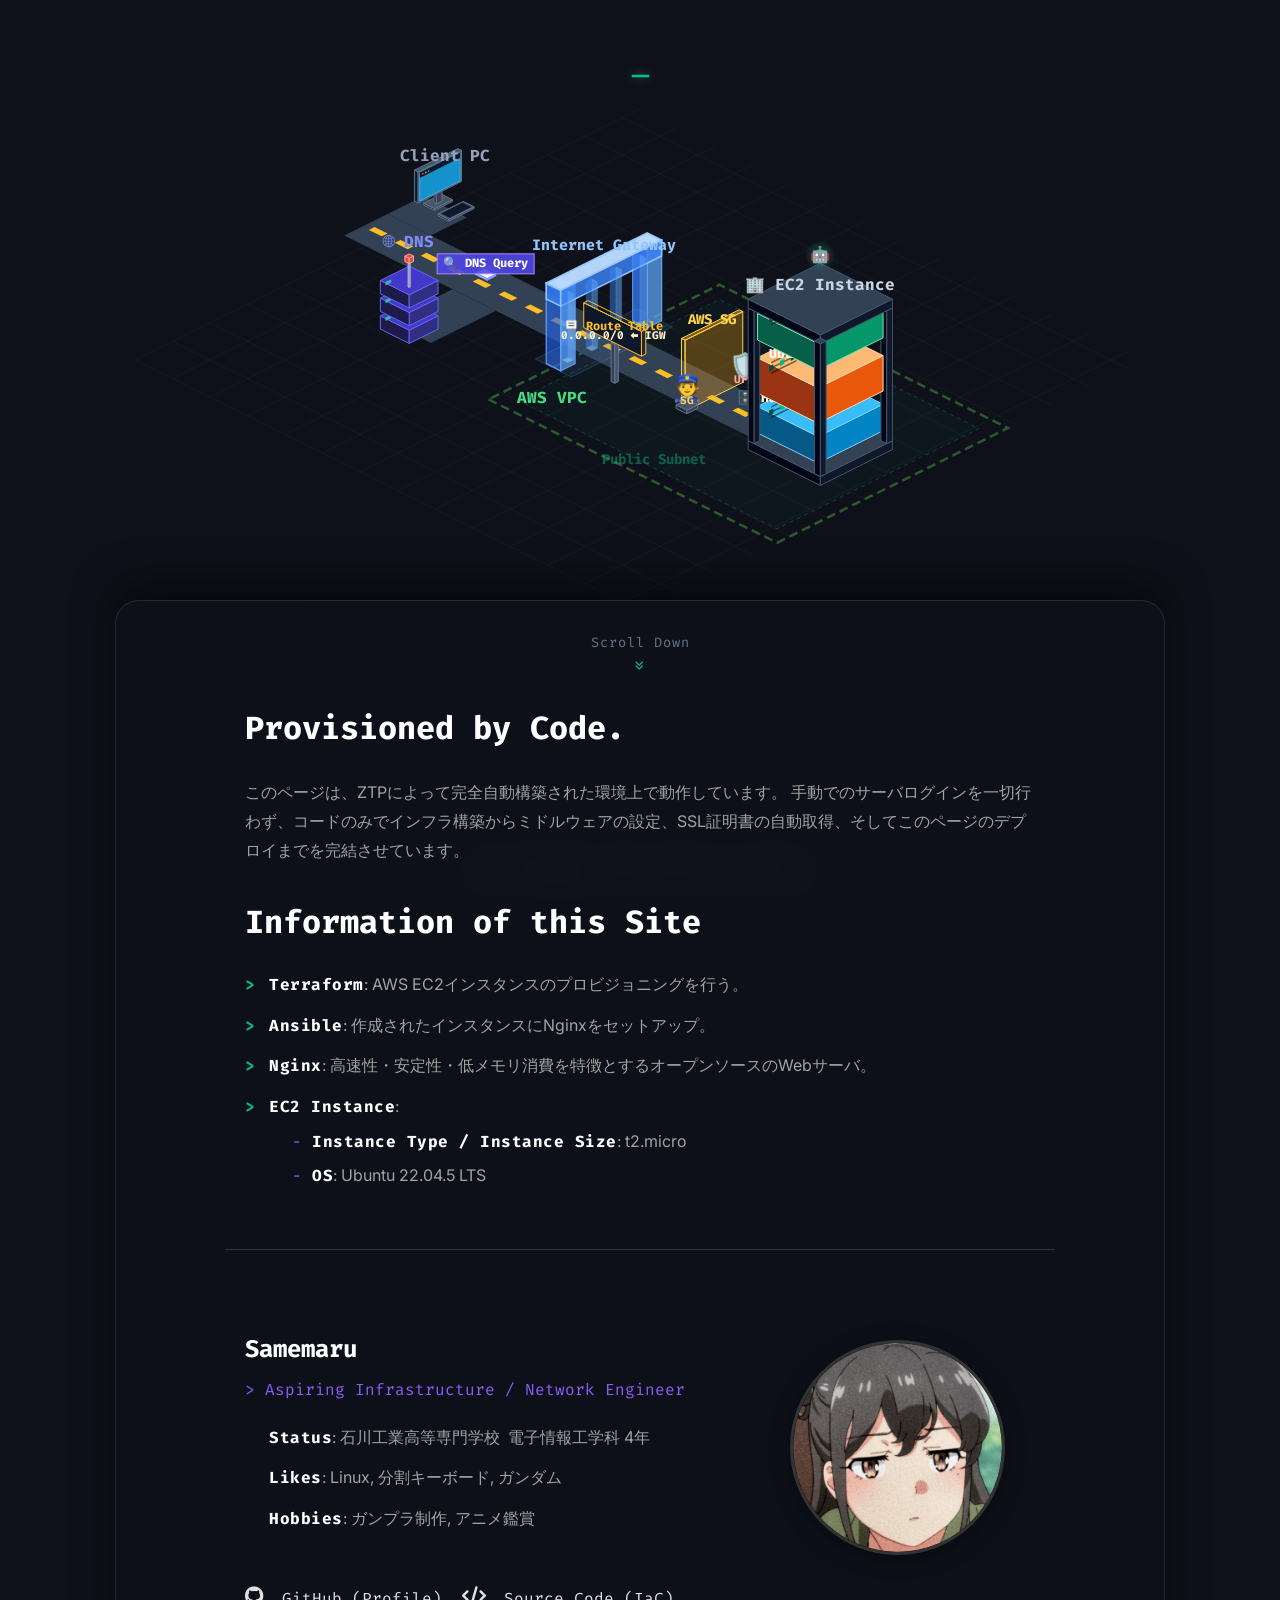
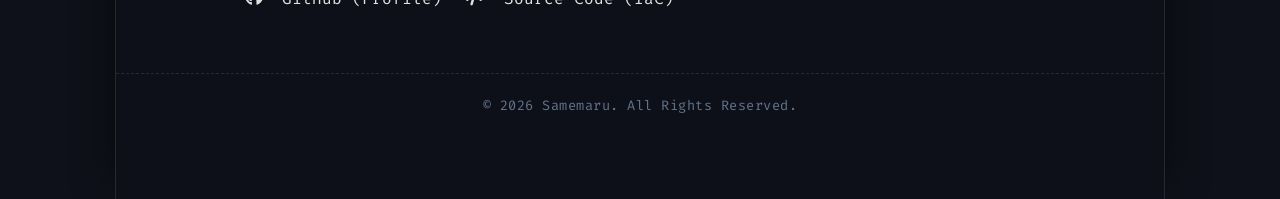
<file: web/index.html>
<!doctype html>
<html lang="ja">
    <head>
        <meta charset="UTF-8" />
        <meta name="viewport" content="width=device-width, initial-scale=1.0" />
        <title>samemaru.me | Infrastructure Town</title>

        <meta
            name="description"
            content="TerraformとAnsibleによる完全自動構築プロセスの完了を証明する、aws-secure-iacプロジェクトの展開検証用デモページです。"
        />

        <meta
            property="og:title"
            content="aws-secure-iac | Infrastructure Deployment Demo"
        />
        <meta
            property="og:description"
            content="コードによってプロビジョニングされたインフラの稼働状態を、3Dビジュアライゼーションで確認できます。"
        />
        <meta
            property="og:image"
            content="https://samemaru.me/assets/og-image.png"
        />

        <meta
            name="twitter:title"
            content="aws-secure-iac | Infrastructure Deployment Demo"
        />
        <meta
            name="twitter:description"
            content="手動操作を一切排除したZTPの実行結果デモ。"
        />

        <link
            rel="stylesheet"
            href="https://cdnjs.cloudflare.com/ajax/libs/font-awesome/6.4.0/css/all.min.css"
        />
        <link
            href="https://fonts.googleapis.com/css2?family=Fira+Code:wght@400;600&family=Inter:wght@300;400;700&display=swap"
            rel="stylesheet"
        />
        <link rel="icon" href="./assets/favicon.ico" type="image/x-icon" />
        <link rel="apple-touch-icon" href="./assets/apple-touch-icon.png" />
        <link rel="stylesheet" href="./css/style.css" />
    </head>
    <body>
        <div id="boot-screen"><div id="log-container"></div></div>
        <div id="top-terminal">
            <span id="typewriter-text"></span><span class="cursor">_</span>
        </div>
        <div id="canvas-container">
            <canvas id="c"></canvas>
            <div id="hint">ドラッグで回転 | スクロールでズームイン/アウト</div>
        </div>

        <div id="content-section">
            <div class="scroll-indicator">
                <span>Scroll Down</span>
                <i class="fa-solid fa-angles-down"></i>
            </div>
            <div class="section">
                <h2>Provisioned by Code.</h2>
                <p>
                    このページは、ZTPによって完全自動構築された環境上で動作しています。
                    手動でのサーバログインを一切行わず、コードのみでインフラ構築からミドルウェアの設定、SSL証明書の自動取得、そしてこのページのデプロイまでを完結させています。
                </p>

                <h2>Information of this Site</h2>
                <ul>
                    <li>
                        <strong>Terraform</strong>: AWS
                        EC2インスタンスのプロビジョニングを行う。
                    </li>
                    <li>
                        <strong>Ansible</strong>:
                        作成されたインスタンスにNginxをセットアップ。
                    </li>
                    <li>
                        <strong>Nginx</strong>:
                        高速性・安定性・低メモリ消費を特徴とするオープンソースのWebサーバ。
                    </li>
                    <li>
                        <strong>EC2 Instance</strong>:
                        <ul class="ul-indent">
                            <li>
                                &ensp;<strong
                                    >Instance Type / Instance Size</strong
                                >: t2.micro
                            </li>
                            <li>
                                &ensp;<strong>OS</strong>: Ubuntu 22.04.5 LTS
                            </li>
                        </ul>
                    </li>
                </ul>
            </div>
            <div class="section profile-section">
                <div class="profile-info">
                    <div class="bio">
                        <h2>Samemaru</h2>
                        <p>> Aspiring Infrastructure / Network Engineer</p>
                        <ul>
                            <li>
                                <strong>Status</strong>:
                                石川工業高等専門学校&nbsp; 電子情報工学科 4年
                            </li>
                            <li>
                                <strong>Likes</strong>: Linux, 分割キーボード,
                                ガンダム
                            </li>
                            <li>
                                <strong>Hobbies</strong>: ガンプラ制作,
                                アニメ鑑賞
                            </li>
                        </ul>
                    </div>

                    <img
                        src="./assets/profile.png"
                        alt="Samemaru Profile"
                        class="profile-img"
                    />
                </div>

                <div class="links">
                    <a href="https://github.com/Samemaru07" target="_blank">
                        <i class="fa-brands fa-github"></i> GitHub (Profile)
                    </a>
                    <a
                        href="https://github.com/Samemaru07/aws-secure-iac"
                        target="_blank"
                    >
                        <i class="fa-solid fa-code"></i> Source Code (IaC)
                    </a>
                </div>
            </div>
            <div class="section profiloe-section"></div>
            <div class="copyright">
                &copy; 2026 Samemaru. All Rights Reserved.
            </div>
        </div>
        <script src="./js/main.js"></script>
    </body>
</html>
</file>
<file: web/css/style.css>
* {
    margin: 0;
    padding: 0;
    box-sizing: border-box;
}
body {
    background: #0f111a;
    overflow-x: hidden;
    font-family: "Fira Code", "Courier New", monospace;
    width: 100%;
}

#boot-screen {
    position: fixed;
    inset: 0;
    background: #000;
    display: flex;
    flex-direction: column;
    justify-content: center;
    align-items: center;
    padding: 40px;
    z-index: 9999;
    transition: opacity 0.6s ease;
}

#log-container {
    width: 100%;
    max-width: 500px;
}
.log-line {
    font-size: 16px;
    margin: 6px 0;
    opacity: 0;
    transition: opacity 0.15s;
    color: #10b981;
    font-weight: bold;
}
.log-cute {
    color: #f472b6;
}
canvas {
    display: block;
    cursor: grab;
}
canvas:active {
    cursor: grabbing;
}
#hint {
    position: fixed;
    bottom: 20px;
    left: 50%;
    transform: translateX(-50%);
    color: #666;
    font-size: 14px;
    pointer-events: none;
    white-space: nowrap;
    font-family: "Fira Code", monospace;
    font-weight: 600;
}

#top-terminal {
    position: fixed;
    top: 35px;
    left: 0;
    width: 100%;
    transform: none;

    z-index: 5;
    color: #10b981;
    pointer-events: none;
    text-shadow: 0 0 8px rgba(16, 185, 129, 0.5);

    font-size: clamp(16px, 5vw, 35px);
    text-align: center;
    white-space: normal;
    word-break: keep-all;
    line-height: 1.4;
    padding: 0 20px;
}

#canvas-container {
    position: fixed;
    top: 0;
    left: 0;
    width: 100%;

    height: calc(100vh - 300px);
    z-index: 1;
}

#content-section {
    position: relative;
    z-index: 20;

    width: 96%;
    max-width: 1050px;

    margin: calc(100vh - 300px) auto 0 auto;

    background: rgba(15, 17, 26, 0.85);
    backdrop-filter: blur(12px);
    -webkit-backdrop-filter: blur(12px);

    border: 1px solid rgba(255, 255, 255, 0.1);
    border-bottom: none;
    border-radius: 24px 24px 0 0;

    box-shadow: 0 -15px 40px rgba(0, 0, 0, 0.5);
    padding: 30px 0 80px;
    color: #e0e0e0;
    font-family:
        "Inter", "Helvetica Neue", Arial, "Hiragino Kaku Gothic ProN",
        "Hiragino Sans", "Meiryo", sans-serif;
    line-height: 1.8;
    overflow-wrap: break-word;
}

.section {
    max-width: 830px;
    margin: 0 auto 60px auto;
    padding: 0 20px;
}
.section h2 {
    font-size: 2rem;
    margin-bottom: 20px;
    color: #ffffff;
    font-family: "Fira Code", monospace;
}
.section p {
    line-height: 1.8;
    color: #a3a3a3;
}

.profile-section {
    border-top: 1px solid #333;
    padding-top: 40px;
    display: flex;
    flex-direction: column;
}

.profile-info {
    display: flex;
    flex-direction: row;
    align-items: center;
    justify-content: space-between;
    gap: 10px;
    margin-bottom: 30px;
    width: 100%;
}

.bio {
    flex: 1;
}

.bio h2 {
    font-size: 1.5rem;
    margin-bottom: 5px;
    color: #ffffff;
}

.bio p {
    margin: 0 0 20px 0;
    font-family: "Fira Code", monospace;
    color: #8b5cf6;
}

.profile-img {
    width: 215px;
    height: 215px;
    border-radius: 50%;
    border: 3px solid #333;
    object-fit: cover;
    flex-shrink: 0;
    box-shadow: 0 4px 20px rgba(0, 0, 0, 0.4);
    margin-right: 30px;
    margin-top: 50px;
}

.links {
    display: flex;
    flex-wrap: wrap;
    gap: 20px;
}

.links a {
    color: #e0e0e0;
    text-decoration: none;
    font-family: "Fira Code", monospace;
    transition: color 0.3s;
}

.links a:hover {
    color: #8b5cf6;
}

.links a i {
    margin-right: 8px;
    font-size: 1.2em;
    vertical-align: middle;
    margin-top: -6px;
}

@media (max-width: 600px) {
    .profile-info {
        flex-direction: column-reverse;
        text-align: center;
        gap: 20px;
    }
    .profile-info ul {
        text-align: left;
        display: inline-block;
    }
    .profile-img {
        width: 160px;
        height: 160px;
        margin-right: 0;
    }
    .links {
        justify-content: center;
        width: 100%;
        margin-top: 10px;
    }
}
h2 {
    margin-top: 30px;
}
.section ul {
    list-style-type: none;
    padding-left: 0;
    margin-top: 15px;
}

.section ul li {
    margin-bottom: 15px;
    color: #a3a3a3;
    position: relative;
    padding-left: 24px;
    line-height: 1.6;
}

.section > ul > li::before {
    content: ">";
    position: absolute;
    left: 0;
    color: #10b981;
    font-family: "Fira Code", monospace;
    font-weight: bold;
}

.section ul li strong {
    color: #ffffff;
    font-family: "Fira Code", monospace;
    letter-spacing: 0.5px;
}

.ul-indent {
    margin-top: 10px !important;
    padding-left: 0 !important;
}
.ul-indent li {
    margin-bottom: 8px !important;
    padding-left: 24px !important;
}
.ul-indent li::before {
    content: "-" !important;
    color: #8b5cf6 !important;
}

.copyright {
    margin-top: 60px;
    padding-top: 20px;
    border-top: 1px dashed rgba(255, 255, 255, 0.1);
    text-align: center;
    font-family: "Fira Code", monospace;
    font-size: 0.85rem;
    color: #64748b;
    letter-spacing: 0.5px;
}

.scroll-indicator {
    display: flex;
    flex-direction: column;
    align-items: center;
    gap: 5px;
    margin-bottom: 10px;
    color: #64748b;
    font-family: "Fira Code", monospace;
    font-size: 0.85rem;
    letter-spacing: 1px;
    animation: floatDown 2s ease-in-out infinite;
}

.scroll-indicator i {
    color: #10b981;
    font-size: 10px;
}

@keyframes floatDown {
    0%,
    100% {
        transform: translateY(0);
    }
    50% {
        transform: translateY(10px);
    }
}
</file>
